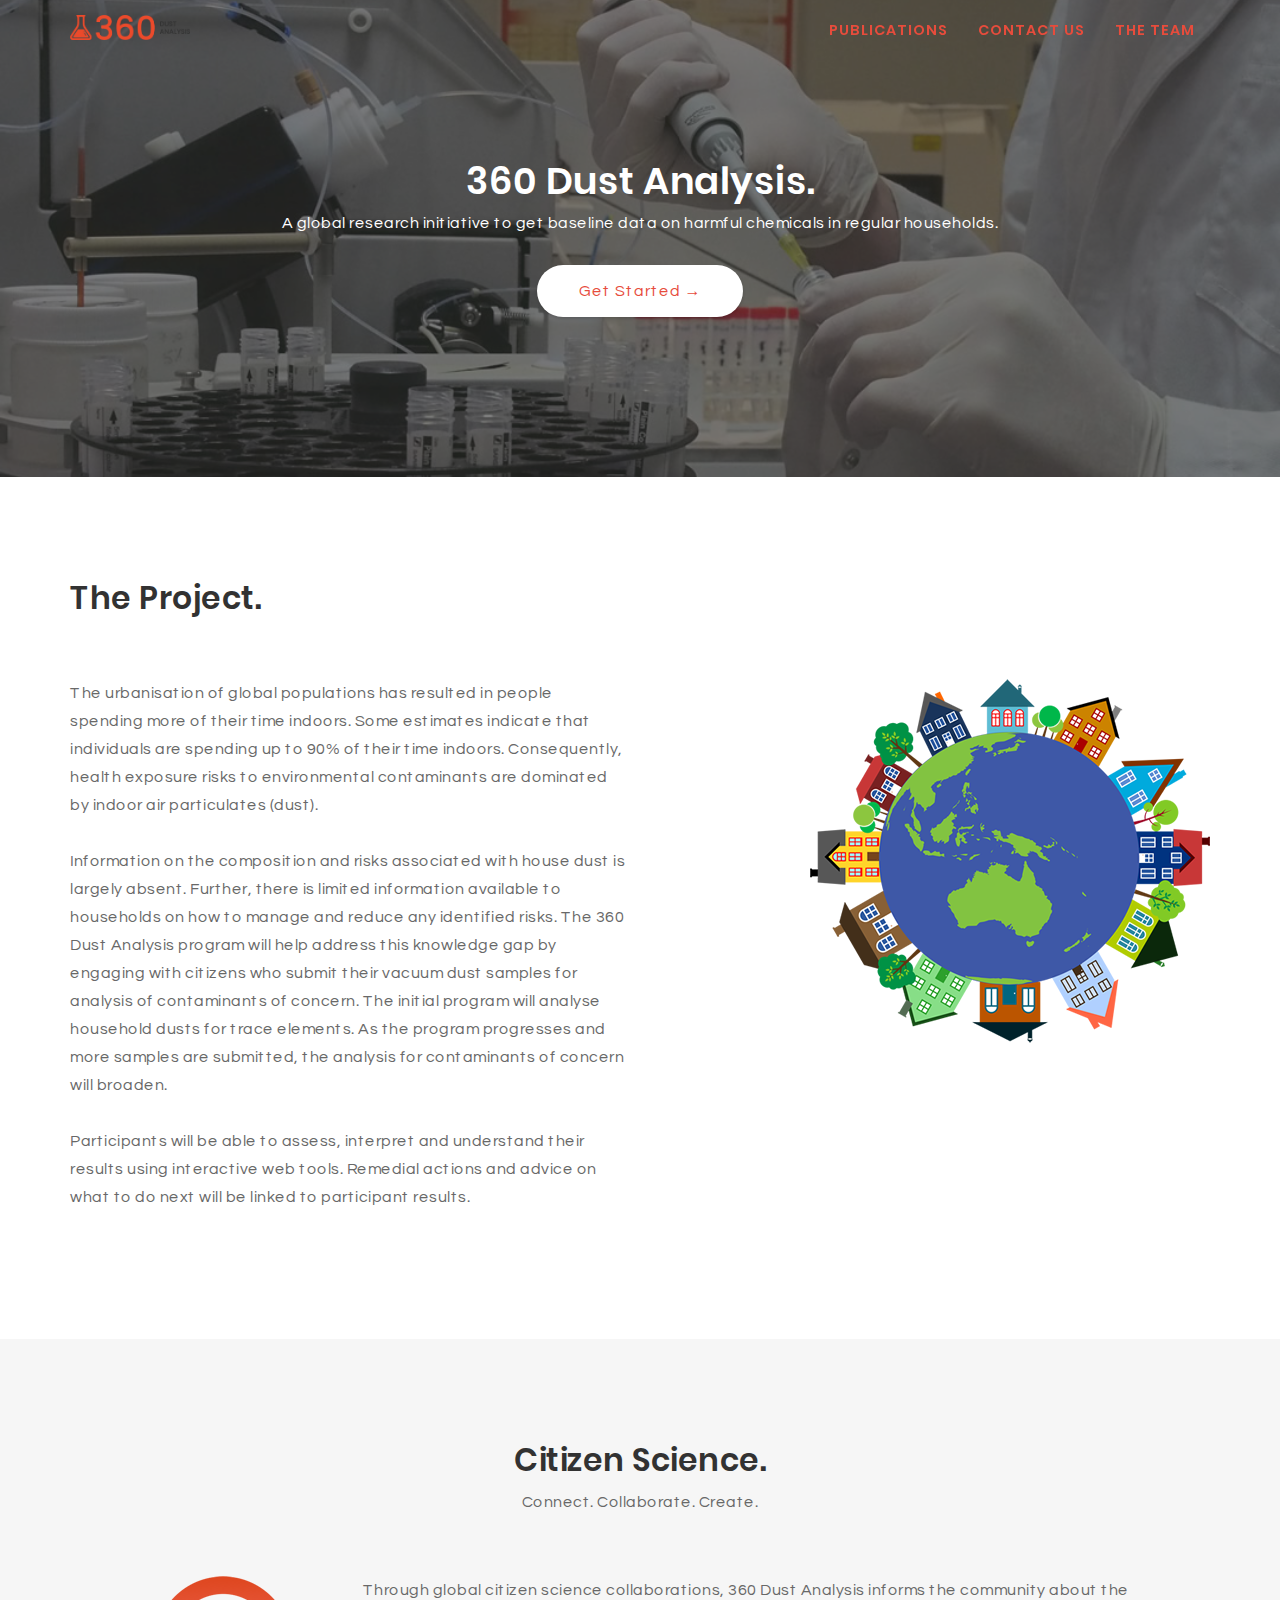
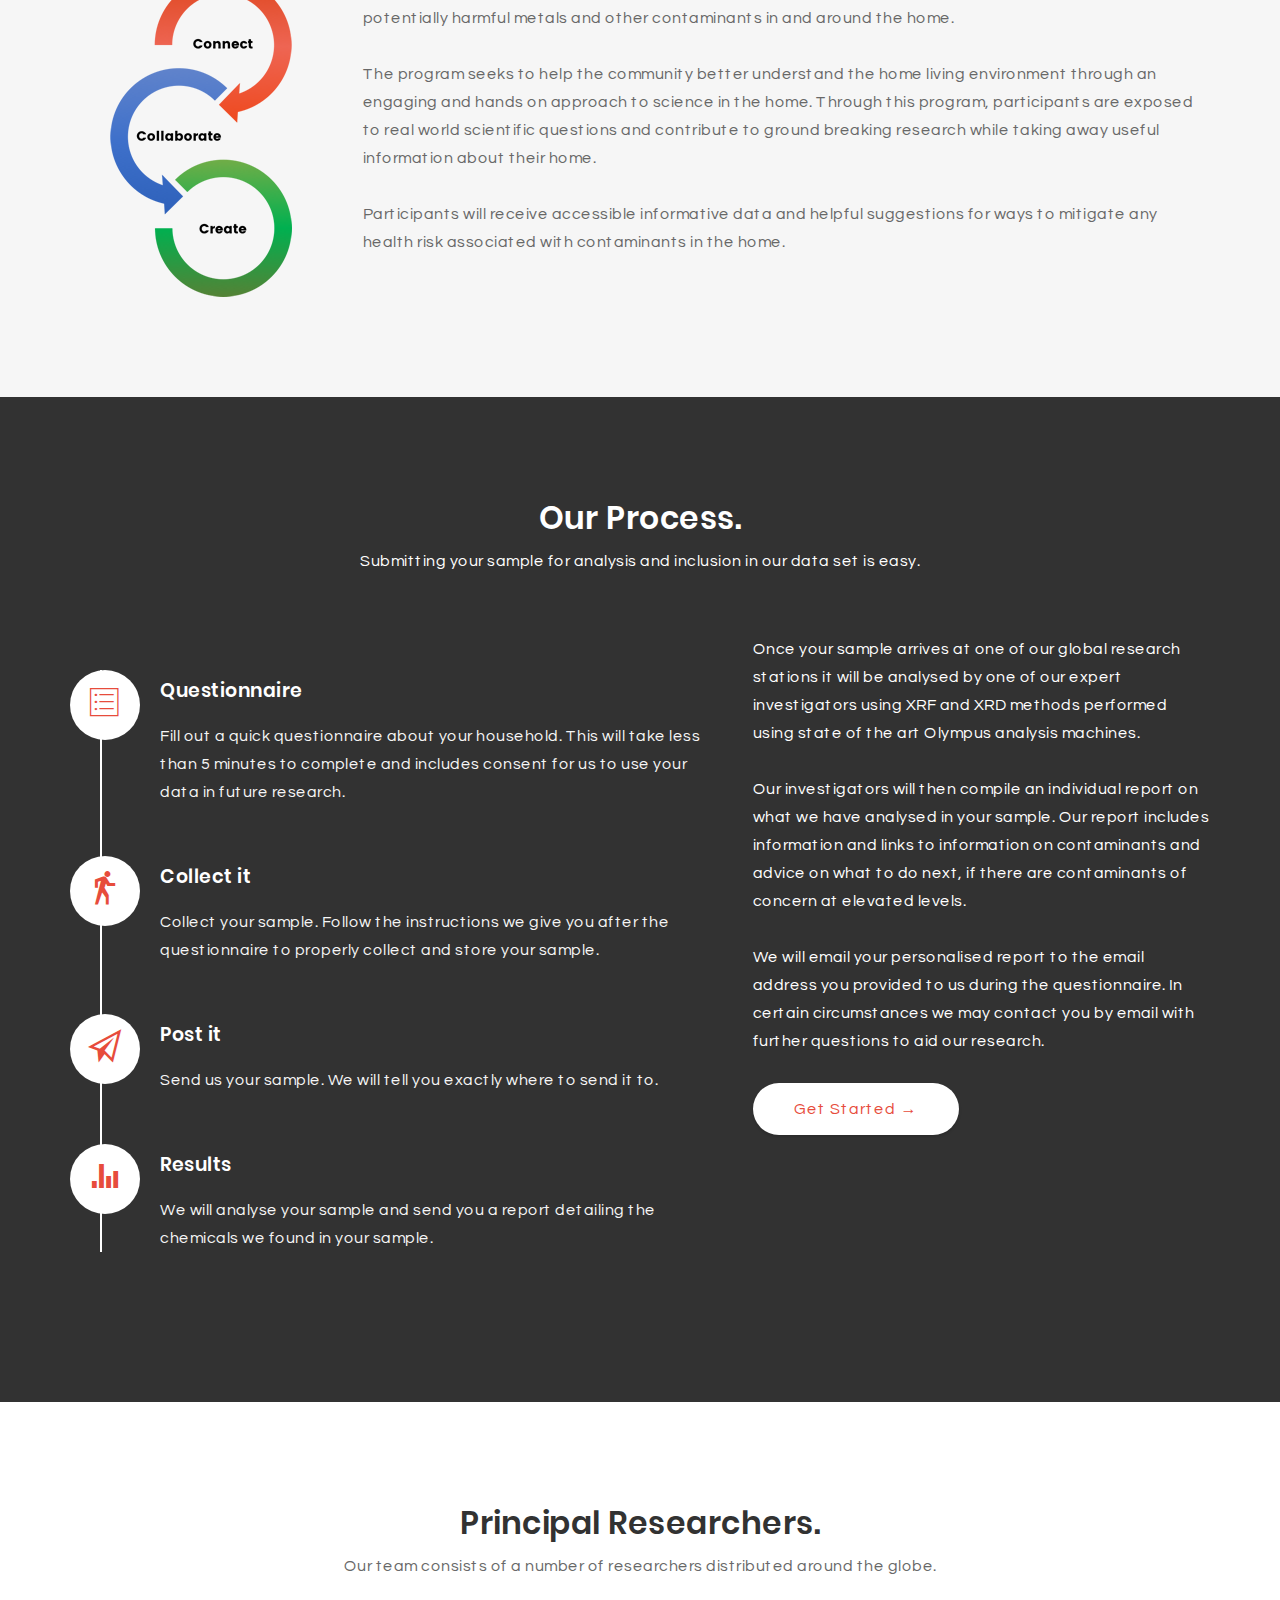
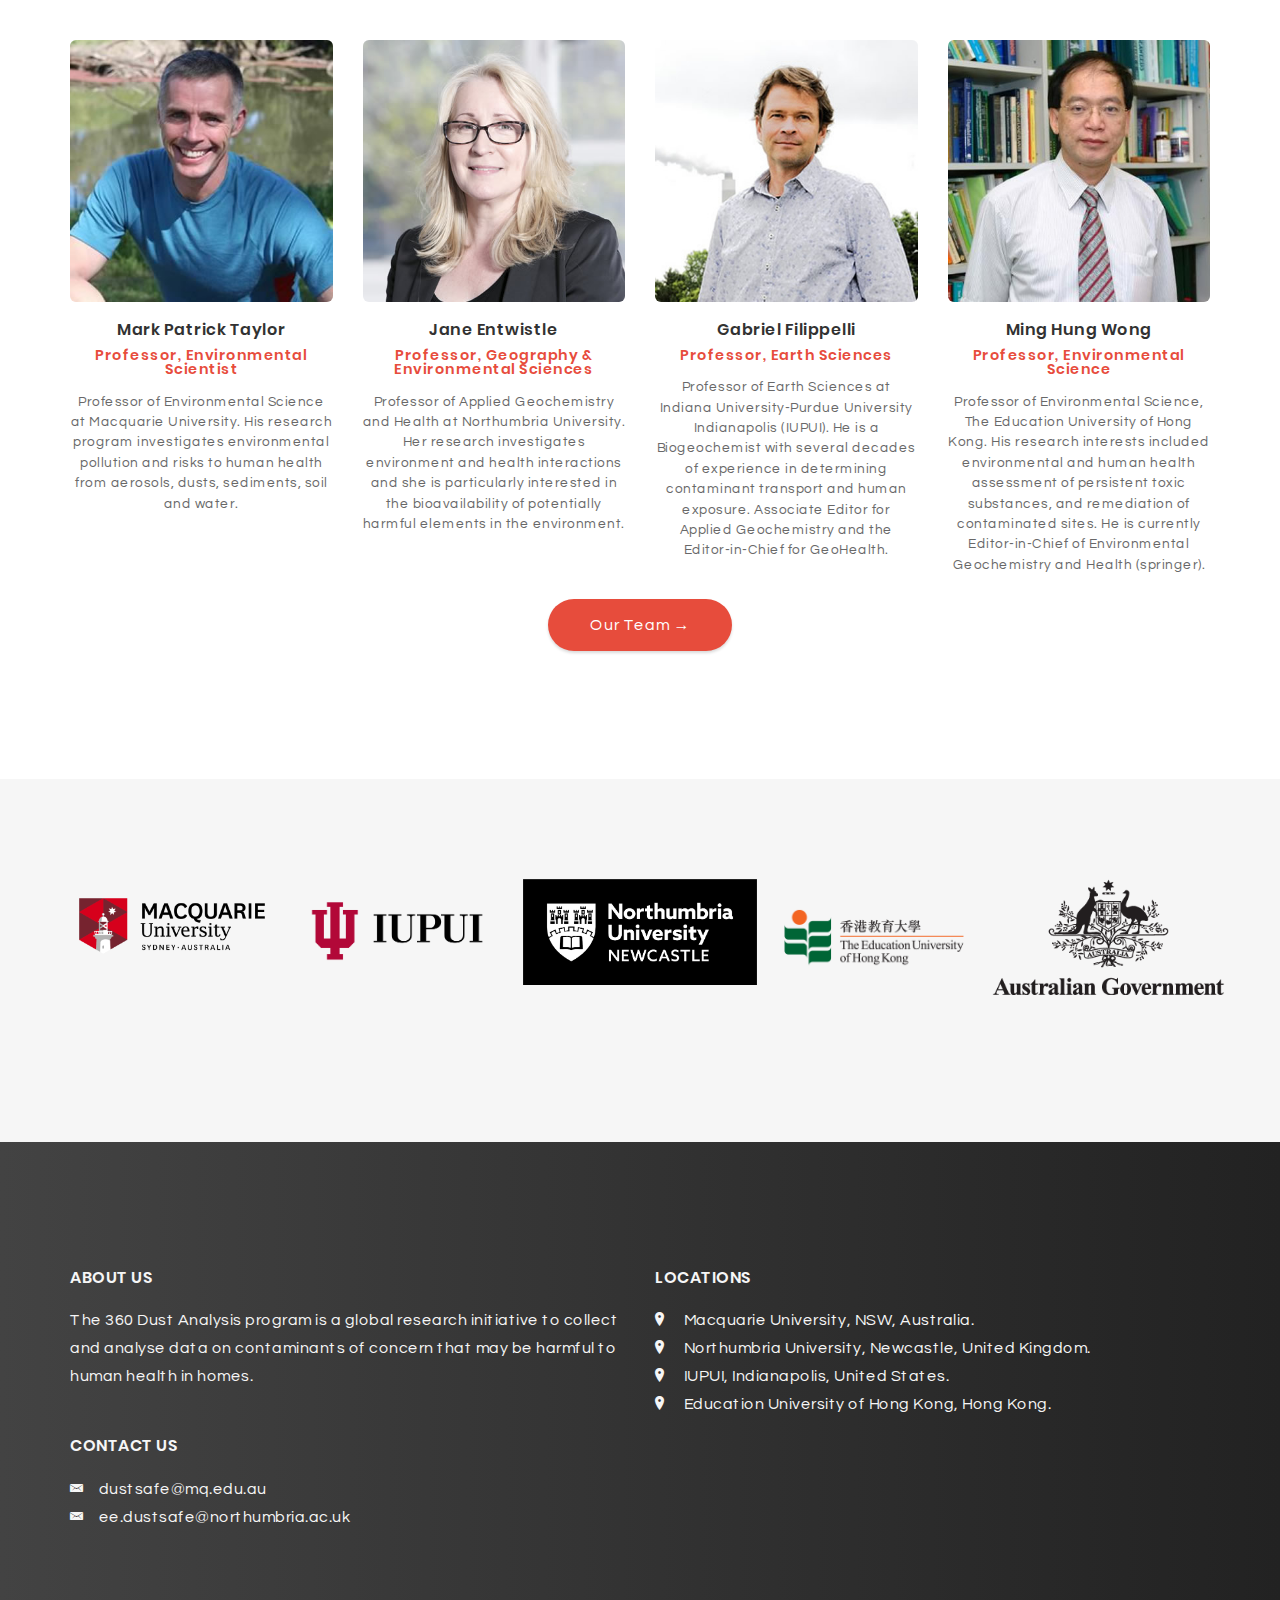
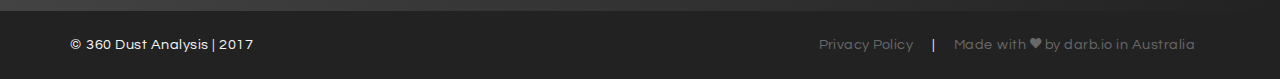
<file: index.html>
<!DOCTYPE html><html class="no-js" lang="en"><head><meta charset="utf-8"/><meta http-equiv="X-UA-Compatible" content="IE=edge"/><meta name="viewport" content="width=device-width,initial-scale=1"/><title>360 Dust Analysis - A global research initiative to get baseline data on harmful chemicals in regular households</title><base href="/"/><meta name="description" content="360 Dust Analysis - A global research initiative to get baseline data on harmful chemicals in regular households"/><meta name="keywords" content="360 dust analysis, dustsafe, macquarie university"/><meta name="author" content="James Darbyshire of darb.io"/><link rel="apple-touch-icon" href="apple-touch-icon.png"/><!-- <link rel="stylesheet" href="assets/css/font-awesome.min.css" media="screen" > --><link rel="stylesheet" href="assets/css/ionicons.min.css" media="screen"/><!-- ========== Start Single Page Apps for GitHub Pages  ========== --><script type="text/javascript">// Single Page Apps for GitHub Pages
      // https://github.com/rafrex/spa-github-pages
      // Copyright (c) 2016 Rafael Pedicini, licensed under the MIT License
      // ----------------------------------------------------------------------
      // This script checks to see if a redirect is present in the query string
      // and converts it back into the correct url and adds it to the
      // browser's history using window.history.replaceState(...),
      // which won't cause the browser to attempt to load the new url.
      // When the single page app is loaded further down in this file,
      // the correct url will be waiting in the browser's history for
      // the single page app to route accordingly.
      (function(l) {
        if (l.search) {
          var q = {};
          l.search
            .slice(1)
            .split('&')
            .forEach(function(v) {
              var a = v.split('=');
              q[a[0]] = a
                .slice(1)
                .join('=')
                .replace(/~and~/g, '&');
            });
          if (q.p !== undefined) {
            window.history.replaceState(
              null,
              null,
              l.pathname.slice(0, -1) +
                (q.p || '') +
                (q.q ? '?' + q.q : '') +
                l.hash,
            );
          }
        }
      })(window.location);</script><script>var $buoop = {
        required: { e: 0, f: 0, o: 0, s: 0, c: 0 },
        insecure: true,
        unsupported: true,
        api: 2019.1,
      };
      function $buo_f() {
        var e = document.createElement('script');
        e.src = '//browser-update.org/update.min.js';
        document.body.appendChild(e);
      }
      try {
        document.addEventListener('DOMContentLoaded', $buo_f, false);
      } catch (e) {
        window.attachEvent('onload', $buo_f);
      }</script><script src="assets/js/modernizr/modernizr.min.js"></script><script>(function(i, s, o, g, r, a, m) {
        i['GoogleAnalyticsObject'] = r;
        (i[r] =
          i[r] ||
          function() {
            (i[r].q = i[r].q || []).push(arguments);
          }),
          (i[r].l = 1 * new Date());
        (a = s.createElement(o)), (m = s.getElementsByTagName(o)[0]);
        a.async = 1;
        a.src = g;
        m.parentNode.insertBefore(a, m);
      })(
        window,
        document,
        'script',
        'https://www.google-analytics.com/analytics.js',
        'ga',
      );

      ga('create', 'UA-105588379-1', 'auto');</script><link href="styles.58a638929d10c9767b48.bundle.css" rel="stylesheet"/></head><body class="app"><div class="main-wrapper"><app-root><div class="page-loader"><div class="spinner-2"></div></div></app-root></div><script type="text/javascript" src="inline.98054748d02c1fbe2b2b.bundle.js"></script><script type="text/javascript" src="polyfills.ba11f76bd34a15ebc4ae.bundle.js"></script><script type="text/javascript" src="scripts.40d07a720dc001ce4d66.bundle.js"></script><script type="text/javascript" src="main.9e52c51de505fbe2a36b.bundle.js"></script></body></html>
</file>
